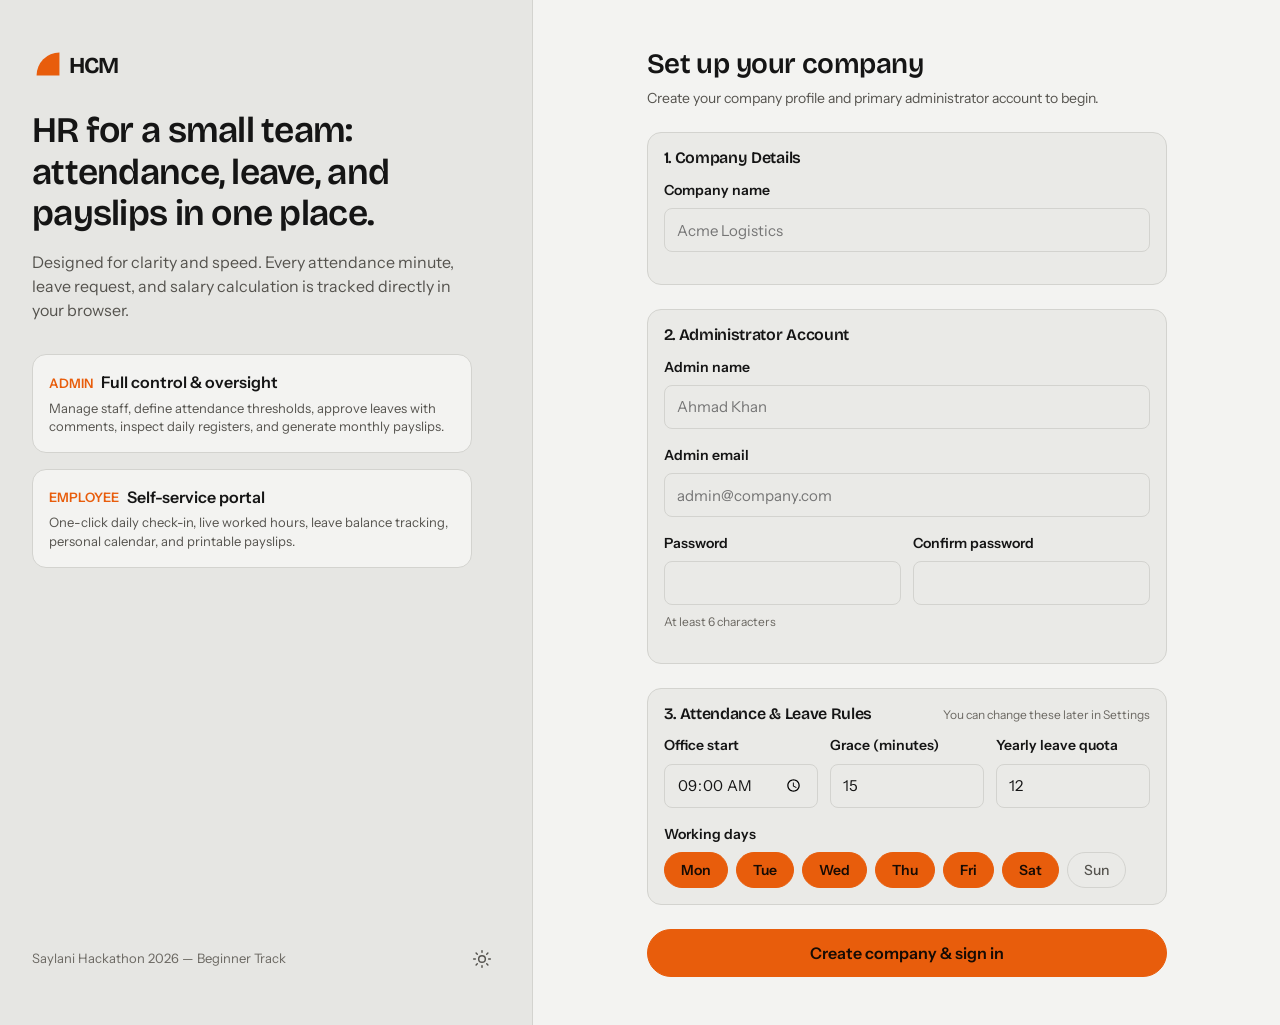
<file: index.html>
<!doctype html>
<html lang="en">
<head>
  <meta charset="utf-8">
  <meta name="viewport" content="width=device-width, initial-scale=1">
  <title>HCM — Sign In & Setup</title>
  <script src="js/theme-boot.js"></script>
  <link rel="preconnect" href="https://fonts.googleapis.com">
  <link rel="preconnect" href="https://fonts.gstatic.com" crossorigin>
  <link rel="stylesheet" href="https://fonts.googleapis.com/css2?family=Bricolage+Grotesque:opsz,wght@12..96,400..700&family=Instrument+Sans:wght@400..700&family=JetBrains+Mono:wght@400;500&display=swap">
  <link rel="stylesheet" href="css/style.css">
</head>
<body>
  <a class="skip-link" href="#main">Skip to content</a>
  <main id="main" class="split-page">
    <div class="split-intro">
      <div>
        <div id="intro-brand" style="margin-bottom: var(--s-5);"></div>
        <h1 style="font-size: 2.25rem; margin-bottom: var(--s-4); max-width: 440px;">HR for a small team: attendance, leave, and payslips in one place.</h1>
        <p style="color: var(--text-2); font-size: 1rem; line-height: 1.5; max-width: 440px; margin-bottom: var(--s-6);">
          Designed for clarity and speed. Every attendance minute, leave request, and salary calculation is tracked directly in your browser.
        </p>

        <div style="display: flex; flex-direction: column; gap: var(--s-4); max-width: 440px;">
          <div style="background: var(--surface); border: 1px solid var(--line); border-radius: var(--r-md); padding: var(--s-4);">
            <div style="display: flex; align-items: center; gap: var(--s-2); font-weight: 600; margin-bottom: var(--s-1);">
              <span style="color: var(--accent); font-size: 0.8125rem;">ADMIN</span>
              <span>Full control & oversight</span>
            </div>
            <p style="font-size: 0.8125rem; color: var(--text-2);">
              Manage staff, define attendance thresholds, approve leaves with comments, inspect daily registers, and generate monthly payslips.
            </p>
          </div>

          <div style="background: var(--surface); border: 1px solid var(--line); border-radius: var(--r-md); padding: var(--s-4);">
            <div style="display: flex; align-items: center; gap: var(--s-2); font-weight: 600; margin-bottom: var(--s-1);">
              <span style="color: var(--accent); font-size: 0.8125rem;">EMPLOYEE</span>
              <span>Self-service portal</span>
            </div>
            <p style="font-size: 0.8125rem; color: var(--text-2);">
              One-click daily check-in, live worked hours, leave balance tracking, personal calendar, and printable payslips.
            </p>
          </div>
        </div>
      </div>

      <div style="margin-top: var(--s-6); display: flex; align-items: center; justify-content: space-between; font-size: 0.8125rem; color: var(--text-3);">
        <span>Saylani Hackathon 2026 — Beginner Track</span>
        <button type="button" class="icon-btn theme-toggle-btn" aria-label="Toggle theme" id="intro-theme-toggle"></button>
      </div>
    </div>

    <div class="split-form-col">
      <div id="auth-container" class="auth-box"></div>
    </div>
  </main>

  <div id="toast-root" aria-live="polite"></div>
  <div id="modal-root"></div>

  <script src="js/icons.js"></script>
  <script src="js/storage.js"></script>
  <script src="js/utils.js"></script>
  <script src="js/company.js"></script>
  <script src="js/auth.js"></script>
  <script src="js/pages/index.js"></script>
</body>
</html>
</file>
<file: css/style.css>
/* HCM — Design System & Master Stylesheet */
/* Strict adherence to DESIGN.md tokens, components, layouts, anti-slop rules */

:root {
  color-scheme: light;
  /* surfaces */
  --bg: #e6e6e3;
  --surface: #f3f3f1;
  --surface-2: #eaeae7;
  --surface-3: #ddddd9;
  --line: #d3d3cf;
  /* text */
  --text: #151515;
  --text-2: #55534e;
  --text-3: #6b6862;
  /* accent family */
  --accent: #e85d0c;
  --on-accent: #160b04;
  --accent-text: #b8460a;
  --peach: #f6b38e;
  --cream: #fbe5c6;
  --rose: #e3a1a9;
  /* status */
  --st-present: var(--accent);
  --st-late: var(--rose);
  --st-half: var(--peach);
  --st-leave: var(--cream);
  --st-absent-line: var(--text-3);
  --ok: #2f6b2c;
  --ok-bg: #dce9d6;
  --danger: #a8281f;
  --danger-bg: #f3d9d6;
  /* inverted card */
  --inv-bg: #161616;
  --inv-text: #f2f0ec;
  --inv-text-2: #a9a49c;
  --inv-line: #2e2e2e;
  /* heat ramp */
  --heat-0: #dcdcd8;
  --heat-1: #fbe5c6;
  --heat-2: #f6b38e;
  --heat-3: #e85d0c;
  --heat-4: #a83c06;
  /* shape */
  --r-sm: 8px;
  --r-md: 14px;
  --r-lg: 22px;
  --r-pill: 999px;
  --shadow-float: 0 12px 32px rgb(20 20 20 / 0.14);
  --shadow-subtle:
    0 2px 10px -2px rgba(20, 20, 20, 0.06),
    0 1px 3px -1px rgba(20, 20, 20, 0.04);
  --shadow-nav:
    0 4px 20px -2px rgba(20, 20, 20, 0.08),
    0 2px 6px -1px rgba(20, 20, 20, 0.04);
  /* space (4px base) */
  --s-1: 4px;
  --s-2: 8px;
  --s-3: 12px;
  --s-4: 16px;
  --s-5: 24px;
  --s-6: 32px;
  --s-7: 48px;
  /* type */
  --font-display: "Bricolage Grotesque", "Helvetica Neue", Arial, sans-serif;
  --font-body: "Instrument Sans", "Helvetica Neue", Arial, sans-serif;
  --font-mono: "JetBrains Mono", ui-monospace, Menlo, Consolas, monospace;
  /* motion */
  --ease: cubic-bezier(0.2, 0.7, 0.2, 1);
  --t-fast: 120ms;
  --t-med: 220ms;
}

:root[data-theme="dark"] {
  color-scheme: dark;
  --bg: #101010;
  --surface: #1a1a1a;
  --surface-2: #232323;
  --surface-3: #2c2c2c;
  --line: #2e2e2e;
  --text: #f2f0ec;
  --text-2: #b4afa7;
  --text-3: #8a857e;
  --accent: #ec6410;
  --accent-text: #ff8a4c;
  --ok: #8fd08a;
  --ok-bg: #22341f;
  --danger: #ff8f86;
  --danger-bg: #3a1f1c;
  --inv-bg: #0a0a0a;
  --inv-text: #f2f0ec;
  --inv-text-2: #a9a49c;
  --inv-line: #2e2e2e;
  --heat-0: #1f1f1f;
  --heat-4: #ff8a4c;
  --shadow-float: 0 12px 32px rgb(0 0 0 / 0.5);
  --shadow-subtle:
    0 2px 10px -2px rgba(0, 0, 0, 0.4), 0 1px 3px -1px rgba(0, 0, 0, 0.25);
  --shadow-nav:
    0 4px 20px -2px rgba(0, 0, 0, 0.6), 0 2px 6px -1px rgba(0, 0, 0, 0.35);
}

/* Base reset */
*,
*::before,
*::after {
  box-sizing: border-box;
  margin: 0;
  padding: 0;
}

html {
  font-size: 16px;
  -webkit-text-size-adjust: 100%;
  scroll-behavior: smooth;
}

body {
  font-family: var(--font-body);
  background-color: var(--bg);
  color: var(--text);
  line-height: 1.45;
  min-height: 100vh;
  display: flex;
  flex-direction: column;
  transition:
    background-color var(--t-fast) var(--ease),
    color var(--t-fast) var(--ease);
}

/* Accessibility skip link */
.skip-link {
  position: absolute;
  top: -100px;
  left: var(--s-4);
  background: var(--text);
  color: var(--bg);
  padding: var(--s-2) var(--s-4);
  border-radius: var(--r-pill);
  z-index: 9999;
  text-decoration: none;
  font-weight: 600;
  font-size: 0.875rem;
}
.skip-link:focus {
  top: var(--s-4);
}

/* Typography styles */
h1,
h2,
h3,
h4,
.font-display {
  font-family: var(--font-display);
  font-weight: 600;
  line-height: 1.15;
  letter-spacing: -0.02em;
}

h1 {
  font-size: 2rem;
}
h2 {
  font-size: 1.25rem;
}
h3 {
  font-size: 1.125rem;
}

p,
span,
label,
input,
button,
select,
textarea {
  font-family: var(--font-body);
}

.tabular-nums {
  font-variant-numeric: tabular-nums;
}

.font-mono {
  font-family: var(--font-mono);
  font-variant-numeric: tabular-nums;
}

/* Floating Top Shell / Nav */
.shell-header {
  position: sticky;
  top: var(--s-4);
  z-index: 100;
  width: 100%;
  max-width: 1320px;
  margin: var(--s-4) auto var(--s-3);
  padding: 0 var(--s-5);
  pointer-events: none;
}

.nav-pill {
  pointer-events: auto;
  background: var(--surface);
  border: 1px solid var(--line);
  border-radius: var(--r-pill);
  padding: var(--s-2) var(--s-4);
  display: flex;
  align-items: center;
  justify-content: space-between;
  gap: var(--s-4);
  box-shadow: var(--shadow-nav);
  backdrop-filter: none;
}

.brand {
  display: flex;
  align-items: center;
  gap: var(--s-2);
  text-decoration: none;
  color: var(--text);
  font-family: var(--font-display);
  font-weight: 700;
  font-size: 1.25rem;
  letter-spacing: -0.03em;
}

.brand-glyph {
  width: 24px;
  height: 24px;
  display: inline-block;
  color: var(--accent);
}

.nav-links {
  display: flex;
  align-items: center;
  gap: var(--s-1);
  list-style: none;
}

.nav-link {
  display: inline-flex;
  align-items: center;
  gap: var(--s-2);
  padding: var(--s-2) var(--s-4);
  border-radius: var(--r-pill);
  color: var(--text-2);
  text-decoration: none;
  font-size: 0.875rem;
  font-weight: 500;
  transition:
    color var(--t-fast) var(--ease),
    background var(--t-fast) var(--ease);
}

.nav-link:hover {
  color: var(--text);
  background: var(--surface-2);
}

.nav-link.active {
  color: var(--accent-text);
  background: var(--cream);
  font-weight: 600;
}
:root[data-theme="dark"] .nav-link.active {
  background: var(--surface-3);
  color: var(--accent-text);
}

.nav-badge {
  display: inline-flex;
  align-items: center;
  justify-content: center;
  min-width: 18px;
  height: 18px;
  padding: 0 5px;
  background: var(--accent);
  color: var(--on-accent);
  border-radius: var(--r-pill);
  font-size: 0.75rem;
  font-weight: 700;
  line-height: 1;
}

.nav-actions {
  display: flex;
  align-items: center;
  gap: var(--s-2);
}

/* Icon Buttons in Nav */
.icon-btn {
  background: transparent;
  border: 1px solid transparent;
  color: var(--text-2);
  width: 36px;
  height: 36px;
  border-radius: var(--r-pill);
  display: inline-flex;
  align-items: center;
  justify-content: center;
  cursor: pointer;
  position: relative;
  transition:
    background var(--t-fast) var(--ease),
    color var(--t-fast) var(--ease);
}

.icon-btn:hover {
  background: var(--surface-2);
  color: var(--text);
}

.icon-btn:focus-visible {
  outline: 2px solid var(--accent);
  outline-offset: 2px;
}

.icon-badge-dot {
  position: absolute;
  top: 6px;
  right: 6px;
  width: 8px;
  height: 8px;
  background: var(--accent);
  border-radius: 50%;
}

/* Avatar button */
.avatar-btn {
  background: var(--surface-3);
  color: var(--text);
  border: 1px solid var(--line);
  width: 36px;
  height: 36px;
  border-radius: 50%;
  font-weight: 600;
  font-size: 0.8125rem;
  display: inline-flex;
  align-items: center;
  justify-content: center;
  cursor: pointer;
  text-transform: uppercase;
}

.avatar-btn:focus-visible {
  outline: 2px solid var(--accent);
  outline-offset: 2px;
}

/* Avatar menu popup */
.menu-dropdown {
  position: absolute;
  top: 100%;
  right: 0;
  margin-top: var(--s-2);
  background: var(--surface);
  border: 1px solid var(--line);
  border-radius: var(--r-md);
  box-shadow: var(--shadow-float);
  min-width: 200px;
  padding: var(--s-2);
  display: none;
  flex-direction: column;
  gap: var(--s-1);
  z-index: 200;
}
.menu-dropdown.open {
  display: flex;
}
.menu-item {
  display: flex;
  align-items: center;
  gap: var(--s-3);
  width: 100%;
  padding: var(--s-2) var(--s-3);
  background: transparent;
  border: none;
  border-radius: var(--r-sm);
  color: var(--text);
  font-size: 0.875rem;
  text-align: left;
  cursor: pointer;
}
.menu-item:hover {
  background: var(--surface-2);
}
.menu-divider {
  height: 1px;
  background: var(--line);
  margin: var(--s-1) 0;
}
.menu-header {
  padding: var(--s-2) var(--s-3);
  font-size: 0.75rem;
  color: var(--text-3);
}
.menu-header-name {
  font-weight: 600;
  color: var(--text);
  font-size: 0.875rem;
}

/* Mobile Bottom Tab Bar */
.bottom-tab-bar {
  display: none;
  position: fixed;
  bottom: 0;
  left: 0;
  right: 0;
  height: 56px;
  background: var(--surface);
  border-top: 1px solid var(--line);
  z-index: 100;
  align-items: center;
  justify-content: space-around;
  padding: 0 var(--s-2);
}

.tab-link {
  display: flex;
  flex-direction: column;
  align-items: center;
  justify-content: center;
  gap: 2px;
  color: var(--text-3);
  text-decoration: none;
  font-size: 0.6875rem;
  font-weight: 500;
  padding: var(--s-1) var(--s-2);
  border-radius: var(--r-sm);
  min-width: 48px;
}
.tab-link svg {
  width: 22px;
  height: 22px;
}
.tab-link.active {
  color: var(--accent-text);
  font-weight: 600;
}

/* Layout container */
.container {
  width: 100%;
  max-width: 1320px;
  margin: 0 auto;
  padding: var(--s-5);
  flex: 1;
}

/* Page header */
.page-header {
  display: flex;
  align-items: center;
  justify-content: space-between;
  margin-bottom: var(--s-5);
  flex-wrap: wrap;
  gap: var(--s-3);
}

.page-title-group {
  display: flex;
  align-items: baseline;
  gap: var(--s-3);
}

.page-subtitle {
  color: var(--text-2);
  font-size: 0.875rem;
}

.header-actions {
  display: flex;
  align-items: center;
  gap: var(--s-3);
  flex-wrap: wrap;
}

/* Grid Layouts */
.grid-dashboard {
  display: grid;
  grid-template-columns: 9fr 3fr;
  gap: var(--s-4);
}

.grid-employee {
  display: grid;
  grid-template-columns: 8fr 4fr;
  gap: var(--s-4);
}

.dashboard-main {
  display: flex;
  flex-direction: column;
  gap: var(--s-4);
}

.dashboard-rail {
  display: flex;
  flex-direction: column;
  gap: var(--s-4);
}

/* Stat row cards */
.stat-grid-4 {
  display: grid;
  grid-template-columns: 1.3fr 1fr 1fr 1fr;
  gap: var(--s-4);
}

/* Cards */
.card {
  background: var(--surface);
  border: 1px solid var(--line);
  border-radius: var(--r-lg);
  padding: var(--s-5);
  display: flex;
  flex-direction: column;
  box-shadow: var(--shadow-subtle);
}

.card-hero-accent {
  background: var(--accent);
  color: var(--on-accent);
  border: 1px solid var(--accent);
}
.card-hero-accent .stat-label {
  color: var(--on-accent);
  opacity: 0.85;
}
.card-hero-accent .stat-value {
  color: var(--on-accent);
}

.card-inverted {
  background: var(--inv-bg);
  color: var(--inv-text);
  border: 1px solid var(--inv-line);
}
.card-inverted .card-title {
  color: var(--inv-text);
}
.card-inverted .card-subtitle {
  color: var(--inv-text-2);
}

.card-header {
  display: flex;
  align-items: center;
  justify-content: space-between;
  margin-bottom: var(--s-4);
  gap: var(--s-3);
}

.card-title {
  font-size: 1.125rem;
  font-weight: 600;
  color: var(--text);
}

.card-subtitle {
  font-size: 0.8125rem;
  color: var(--text-2);
}

/* Stat displays */
.stat-label {
  font-size: 0.875rem;
  color: var(--text-2);
  margin-bottom: var(--s-2);
}

.stat-value {
  font-family: var(--font-display);
  font-size: 1.75rem;
  font-weight: 500;
  line-height: 1.1;
  letter-spacing: -0.02em;
}

.stat-value-hero {
  font-size: 2.5rem;
}

/* Buttons */
.btn {
  display: inline-flex;
  align-items: center;
  justify-content: center;
  gap: var(--s-2);
  padding: 0 var(--s-5);
  height: 40px;
  border-radius: var(--r-pill);
  font-size: 0.875rem;
  font-weight: 600;
  text-decoration: none;
  cursor: pointer;
  border: 1px solid transparent;
  transition: all var(--t-fast) var(--ease);
  white-space: nowrap;
}

.btn:focus-visible {
  outline: 2px solid var(--accent);
  outline-offset: 2px;
}

.btn:disabled {
  opacity: 0.45;
  cursor: not-allowed;
  pointer-events: none;
}

.btn-primary {
  background: var(--accent);
  color: var(--on-accent);
  border-color: var(--accent);
}
.btn-primary:hover {
  filter: brightness(0.95);
}

.btn-secondary {
  background: transparent;
  border-color: var(--line);
  color: var(--text);
}
.btn-secondary:hover {
  background: var(--surface-2);
}

.btn-ghost {
  background: transparent;
  border-color: transparent;
  color: var(--text-2);
  padding: 0 var(--s-3);
}
.btn-ghost:hover {
  background: var(--surface-2);
  color: var(--text);
}

.btn-danger {
  background: var(--danger-bg);
  color: var(--danger);
  border-color: transparent;
}
.btn-danger:hover {
  filter: brightness(0.95);
}

.btn-sm {
  height: 32px;
  padding: 0 var(--s-3);
  font-size: 0.8125rem;
}

.btn-hero-check {
  height: 52px;
  font-size: 1.125rem;
  padding: 0 var(--s-6);
  background: var(--on-accent);
  color: var(--surface);
  border-color: var(--on-accent);
}
.btn-hero-check:hover {
  opacity: 0.9;
}

/* Inputs & Form Groups */
.form-group {
  display: flex;
  flex-direction: column;
  gap: var(--s-2);
  margin-bottom: var(--s-4);
  position: relative;
}

.form-label {
  font-size: 0.875rem;
  font-weight: 600;
  color: var(--text);
  display: flex;
  align-items: center;
  justify-content: space-between;
}

.form-hint {
  font-size: 0.75rem;
  color: var(--text-3);
}

.form-control {
  height: 44px;
  background: var(--surface-2);
  border: 1px solid var(--line);
  border-radius: var(--r-sm);
  padding: 0 var(--s-3);
  color: var(--text);
  font-size: 0.9375rem;
  width: 100%;
  transition:
    border-color var(--t-fast) var(--ease),
    outline var(--t-fast) var(--ease);
}

.form-control:focus {
  outline: 2px solid var(--accent);
  outline-offset: 2px;
  border-color: var(--accent);
}

.form-control[aria-invalid="true"] {
  border-color: var(--danger);
}

textarea.form-control {
  height: auto;
  min-height: 80px;
  padding: var(--s-3);
  resize: vertical;
}

/* Inline Field Errors */
.field-error {
  display: none;
  align-items: center;
  gap: var(--s-1);
  color: var(--danger);
  font-size: 0.8125rem;
  margin-top: var(--s-1);
}
.field-error.active {
  display: flex;
}
.field-error svg {
  flex-shrink: 0;
  width: 14px;
  height: 14px;
}

/* Select Pill */
.select-pill {
  height: 38px;
  background: var(--surface-2);
  border: 1px solid var(--line);
  border-radius: var(--r-pill);
  padding: 0 var(--s-4);
  color: var(--text);
  font-size: 0.875rem;
  font-weight: 500;
  cursor: pointer;
  appearance: none;
  background-image: url("data:image/svg+xml,%3Csvg xmlns='http://www.w3.org/2000/svg' width='16' height='16' viewBox='0 0 24 24' fill='none' stroke='%2355534E' stroke-width='2' stroke-linecap='round' stroke-linejoin='round'%3E%3Cpath d='m6 9 6 6 6-6'/%3E%3C/svg%3E");
  background-repeat: no-repeat;
  background-position: right 12px center;
  padding-right: 36px;
}
.select-pill:focus-visible {
  outline: 2px solid var(--accent);
  outline-offset: 2px;
}

/* Status Chips */
.chip {
  display: inline-flex;
  align-items: center;
  gap: 6px;
  padding: 3px 10px;
  border-radius: var(--r-pill);
  font-size: 0.78125rem;
  font-weight: 500;
  white-space: nowrap;
}
.chip svg {
  width: 12px;
  height: 12px;
}

.chip-present {
  background: var(--peach);
  color: var(--on-accent);
}
.chip-on-time {
  background: var(--ok-bg);
  color: var(--ok);
}
.chip-late {
  background: var(--rose);
  color: var(--on-accent);
}
.chip-half {
  background: var(--peach);
  color: var(--on-accent);
}
.chip-leave {
  background: var(--cream);
  color: var(--on-accent);
  border: 1px solid var(--line);
}
.chip-absent {
  background: var(--surface-3);
  color: var(--text-3);
}
.chip-off {
  background: var(--surface-2);
  color: var(--text-2);
  border: 1px dashed var(--line);
}
.chip-pending {
  background: var(--cream);
  color: var(--accent-text);
}
.chip-approved {
  background: var(--ok-bg);
  color: var(--ok);
}
.chip-rejected {
  background: var(--danger-bg);
  color: var(--danger);
}

/* Tables */
.table-wrapper {
  background: var(--surface);
  border: 1px solid var(--line);
  border-radius: var(--r-md);
  overflow-x: auto;
  max-width: 100%;
  box-shadow: var(--shadow-subtle);
}

/* Fully rounded pill search input */
.search-pill {
  border-radius: var(--r-pill) !important;
  height: 40px !important;
  padding-left: 40px !important;
  border: 1.5px solid var(--line) !important;
  background: var(--surface-2) !important;
}
.search-pill:focus {
  background: var(--surface) !important;
  border-color: var(--accent) !important;
}

.data-table {
  width: 100%;
  border-collapse: collapse;
  text-align: left;
  font-size: 0.875rem;
}

.data-table th {
  padding: var(--s-3) var(--s-4);
  font-weight: 600;
  color: var(--text-2);
  border-bottom: 1px solid var(--line);
  background: var(--surface-2);
  white-space: nowrap;
}

.data-table td {
  padding: var(--s-3) var(--s-4);
  border-bottom: 1px solid var(--line);
  color: var(--text);
  height: 54px;
}

.data-table tr:last-child td {
  border-bottom: none;
}

.data-table .text-right {
  text-align: right;
}

/* User avatar cell */
.user-cell {
  display: flex;
  align-items: center;
  gap: var(--s-3);
}
.user-avatar-sm {
  width: 32px;
  height: 32px;
  border-radius: 50%;
  background: var(--surface-3);
  color: var(--text);
  font-size: 0.75rem;
  font-weight: 600;
  display: flex;
  align-items: center;
  justify-content: center;
  text-transform: uppercase;
}
.user-meta-name {
  font-weight: 600;
  color: var(--text);
}
.user-meta-email {
  font-size: 0.75rem;
  color: var(--text-3);
}

/* Segmented Bar ("Today at a glance") */
.segmented-bar-track {
  width: 100%;
  height: 18px;
  background: var(--surface-2);
  border-radius: var(--r-pill);
  display: flex;
  overflow: hidden;
  margin: var(--s-3) 0 var(--s-2);
}

.segmented-bar-part {
  height: 100%;
  transition: width var(--t-med) var(--ease);
}
.part-on-time {
  background: var(--accent);
}
.part-late {
  background: var(--rose);
}
.part-leave {
  background: var(--cream);
}
.part-not-in {
  background: var(--surface-3);
}

.segmented-legend {
  display: flex;
  align-items: center;
  gap: var(--s-4);
  flex-wrap: wrap;
  font-size: 0.8125rem;
  color: var(--text-2);
  margin-top: var(--s-2);
}

.legend-item {
  display: flex;
  align-items: center;
  gap: 6px;
}
.legend-dot {
  width: 10px;
  height: 10px;
  border-radius: 50%;
}

/* Presence Heatmap */
.heatmap-container {
  overflow-x: auto;
  padding-bottom: var(--s-2);
}
.heatmap-grid {
  display: grid;
  gap: 4px;
}
.heat-cell {
  width: 28px;
  height: 28px;
  border-radius: var(--r-sm);
  cursor: pointer;
  display: inline-block;
  transition: transform var(--t-fast) var(--ease);
}
.heat-cell:focus-visible {
  outline: 2px solid var(--accent);
}
.heat-0 {
  background: var(--heat-0);
}
.heat-1 {
  background: var(--heat-1);
}
.heat-2 {
  background: var(--heat-2);
}
.heat-3 {
  background: var(--heat-3);
}
.heat-4 {
  background: var(--heat-4);
}

/* Timeline Card */
.timeline-track-wrap {
  position: relative;
  height: 50px;
  background: var(--surface-2);
  border-radius: var(--r-md);
  margin-top: var(--s-3);
  overflow: hidden;
}
.timeline-office-pill {
  position: absolute;
  top: 10px;
  background: var(--accent);
  color: var(--on-accent);
  font-size: 0.6875rem;
  font-weight: 700;
  padding: 2px 8px;
  border-radius: var(--r-pill);
  transform: translateX(-50%);
  z-index: 2;
  white-space: nowrap;
}
.timeline-grace-band {
  position: absolute;
  top: 0;
  bottom: 0;
  background: var(--cream);
  opacity: 0.5;
  z-index: 1;
}
.timeline-dot {
  position: absolute;
  bottom: 8px;
  width: 10px;
  height: 10px;
  border-radius: 50%;
  background: var(--accent);
  transform: translateX(-50%);
  z-index: 3;
}
.timeline-dot.late {
  background: var(--rose);
}

/* Smart Helper Chat Widget */
.chat-widget {
  display: flex;
  flex-direction: column;
  gap: var(--s-3);
  background: var(--surface);
  border: 1px solid var(--line);
  border-radius: var(--r-lg);
  padding: var(--s-5);
}
.chat-messages {
  display: flex;
  flex-direction: column;
  gap: var(--s-3);
  max-height: 280px;
  overflow-y: auto;
  padding-right: var(--s-2);
}
.chat-msg {
  max-width: 85%;
  padding: var(--s-2) var(--s-4);
  border-radius: var(--r-md);
  font-size: 0.875rem;
  line-height: 1.4;
}
.chat-msg-user {
  align-self: flex-end;
  background: var(--accent);
  color: var(--on-accent);
  border-bottom-right-radius: 2px;
}
.chat-msg-helper {
  align-self: flex-start;
  background: var(--surface-2);
  color: var(--text);
  border: 1px solid var(--line);
  border-bottom-left-radius: 2px;
}
.chat-chips {
  display: flex;
  flex-wrap: wrap;
  gap: var(--s-1);
}
.chat-chip {
  background: var(--surface-2);
  border: 1px solid var(--line);
  border-radius: var(--r-pill);
  padding: var(--s-1) var(--s-3);
  font-size: 0.75rem;
  color: var(--text-2);
  cursor: pointer;
}
.chat-chip:hover {
  background: var(--surface-3);
  color: var(--text);
}
.chat-input-row {
  display: flex;
  gap: var(--s-2);
}

/* Month calendar (Employee) */
.calendar-grid {
  display: grid;
  grid-template-columns: repeat(7, 1fr);
  gap: 4px;
}
.calendar-header-day {
  text-align: center;
  font-size: 0.75rem;
  font-weight: 600;
  color: var(--text-3);
  padding: var(--s-1) 0;
}
.calendar-day-cell {
  aspect-ratio: 1;
  border-radius: var(--r-sm);
  display: flex;
  flex-direction: column;
  align-items: center;
  justify-content: center;
  font-size: 0.75rem;
  border: 1px solid var(--line);
  background: var(--surface-2);
  position: relative;
  cursor: pointer;
}

/* Modals */
.modal-backdrop {
  position: fixed;
  inset: 0;
  background: rgb(0 0 0 / 0.5);
  display: flex;
  align-items: center;
  justify-content: center;
  padding: var(--s-4);
  z-index: 1000;
}
.modal-dialog {
  background: var(--surface);
  border: 1px solid var(--line);
  border-radius: var(--r-lg);
  box-shadow: var(--shadow-float);
  width: 100%;
  max-width: 520px;
  display: flex;
  flex-direction: column;
  overflow: hidden;
  max-height: 90vh;
}
.modal-header {
  display: flex;
  align-items: center;
  justify-content: space-between;
  padding: var(--s-4) var(--s-5);
  border-bottom: 1px solid var(--line);
}
.modal-body {
  padding: var(--s-5);
  overflow-y: auto;
}
.modal-actions {
  display: flex;
  align-items: center;
  justify-content: flex-end;
  gap: var(--s-3);
  padding: var(--s-4) var(--s-5);
  border-top: 1px solid var(--line);
  background: var(--surface-2);
}

/* Toast */
#toast-root {
  position: fixed;
  bottom: var(--s-5);
  left: 50%;
  transform: translateX(-50%);
  display: flex;
  flex-direction: column;
  gap: var(--s-2);
  z-index: 2000;
  pointer-events: none;
}
.toast {
  pointer-events: auto;
  background: var(--inv-bg);
  color: var(--inv-text);
  border: 1px solid var(--inv-line);
  padding: var(--s-3) var(--s-5);
  border-radius: var(--r-pill);
  font-size: 0.875rem;
  font-weight: 500;
  box-shadow: var(--shadow-float);
  display: flex;
  align-items: center;
  gap: var(--s-3);
  animation: toastIn var(--t-med) var(--ease);
}
.toast.toast-error {
  border-color: var(--danger);
}
.toast svg {
  width: 18px;
  height: 18px;
}

@keyframes toastIn {
  from {
    opacity: 0;
    transform: translateY(10px);
  }
  to {
    opacity: 1;
    transform: translateY(0);
  }
}

/* Empty State */
.empty-state {
  text-align: center;
  padding: var(--s-7) var(--s-4);
  display: flex;
  flex-direction: column;
  align-items: center;
  gap: var(--s-2);
}
.empty-state-title {
  font-size: 1.125rem;
  font-weight: 600;
  color: var(--text);
}
.empty-state-text {
  font-size: 0.875rem;
  color: var(--text-2);
  max-width: 360px;
  margin-bottom: var(--s-3);
}

/* Segmented Tabs (Leaves, Payslip) */
.tabs-pill {
  display: inline-flex;
  background: var(--surface-2);
  border: 1px solid var(--line);
  border-radius: var(--r-pill);
  padding: 3px;
  gap: 2px;
}
.tab-btn {
  background: transparent;
  border: none;
  border-radius: var(--r-pill);
  padding: var(--s-2) var(--s-4);
  font-size: 0.875rem;
  font-weight: 500;
  color: var(--text-2);
  cursor: pointer;
  transition: all var(--t-fast) var(--ease);
}
.tab-btn:hover {
  color: var(--text);
}
.tab-btn.active {
  background: var(--surface);
  color: var(--text);
  box-shadow: 0 1px 3px rgb(0 0 0 / 0.08);
  font-weight: 600;
}

/* Split Login / Setup layout */
.split-page {
  display: grid;
  grid-template-columns: 5fr 7fr;
  min-height: 100vh;
}
.split-intro {
  background: var(--bg);
  padding: var(--s-7) var(--s-6);
  display: flex;
  flex-direction: column;
  justify-content: space-between;
  border-right: 1px solid var(--line);
}
.split-form-col {
  background: var(--surface);
  padding: var(--s-7) var(--s-6);
  display: flex;
  flex-direction: column;
  justify-content: center;
  overflow-y: auto;
}
.auth-box {
  width: 100%;
  max-width: 520px;
  margin: 0 auto;
}

/* Live clock display */
.live-clock {
  font-family: var(--font-display);
  font-size: 3.5rem;
  font-weight: 500;
  line-height: 1;
  letter-spacing: -0.03em;
  margin: var(--s-3) 0 var(--s-1);
}

/* Printable Payslip Container (Paper-like) */
.payslip-paper {
  background: #ffffff;
  color: #111111;
  border: 1px solid var(--line);
  border-radius: var(--r-md);
  padding: var(--s-6);
  max-width: 760px;
  margin: 0 auto;
  box-shadow: var(--shadow-float);
}
:root[data-theme="dark"] .payslip-paper {
  /* Payslip stays paper-like black on white as required by DESIGN §6 */
  background: #ffffff;
  color: #111111;
}
.payslip-grid {
  display: grid;
  grid-template-columns: 1fr 1fr;
  gap: var(--s-4);
  margin: var(--s-5) 0;
}
.payslip-row {
  display: flex;
  justify-content: space-between;
  padding: var(--s-2) 0;
  border-bottom: 1px solid #e5e5e5;
  font-size: 0.9375rem;
}
.payslip-net-box {
  background: #f8f8f8;
  border: 1px solid #e5e5e5;
  border-radius: var(--r-sm);
  padding: var(--s-4);
  display: flex;
  justify-content: space-between;
  align-items: baseline;
  margin-top: var(--s-4);
}
.payslip-net-amount {
  font-family: var(--font-mono);
  font-size: 1.5rem;
  font-weight: 700;
  color: #000000;
}

/* Working Days Pills (Settings) */
.day-pill-group {
  display: flex;
  flex-wrap: wrap;
  gap: var(--s-2);
}
.day-pill {
  padding: var(--s-2) var(--s-4);
  border-radius: var(--r-pill);
  border: 1px solid var(--line);
  background: var(--surface-2);
  color: var(--text-2);
  font-size: 0.875rem;
  font-weight: 500;
  cursor: pointer;
  transition: all var(--t-fast) var(--ease);
}
.day-pill.active {
  background: var(--accent);
  color: var(--on-accent);
  border-color: var(--accent);
  font-weight: 600;
}

/* Settings Page Enhanced Layout */
/* Settings Page — Centered, Balanced Layout */
.settings-page {
  max-width: 1160px;
  width: 100%;
}

.settings-layout {
  display: grid;
  grid-template-columns: repeat(2, minmax(0, 1fr));
  align-items: start;
  gap: var(--s-5);
  width: 100%;
  max-width: none;
}

/* Company profile and reset span the full grid */
.settings-layout > .settings-card:first-child,
.settings-layout > .settings-card:last-child {
  grid-column: 1 / -1;
}

/* Settings cards */
.settings-card {
  min-width: 0;
  padding: var(--s-6) !important;
  border-radius: var(--r-lg);
  background: var(--surface);
  border: 1px solid var(--line);
  box-shadow: var(--shadow-subtle);
  transition:
    border-color var(--t-fast) var(--ease),
    box-shadow var(--t-fast) var(--ease);
}

.settings-card .card-header {
  border-bottom: 1px solid var(--line);
  padding-bottom: var(--s-3);
  margin-bottom: var(--s-4);
}

.settings-card .form-control {
  background: var(--surface-2);
  border: 1.5px solid var(--line);
  border-radius: var(--r-sm);
  transition: all var(--t-fast) var(--ease);
}

.settings-card .form-control:focus {
  background: var(--surface);
  border-color: var(--accent);
}

.settings-actions {
  border-top: 1px solid var(--line);
  padding-top: var(--s-4);
  margin-top: var(--s-5);
  display: flex;
  justify-content: flex-end;
  align-items: center;
  gap: var(--s-3);
}

/* Helper Chat Component */
.helper-card {
  display: flex;
  flex-direction: column;
  gap: var(--s-3);
}
.helper-caption {
  font-size: 0.75rem;
  color: var(--text-3);
  margin-top: 2px;
}
.helper-log {
  display: flex;
  flex-direction: column;
  gap: var(--s-3);
  max-height: 280px;
  min-height: 120px;
  overflow-y: auto;
  padding: var(--s-3);
  background: var(--surface-2);
  border-radius: var(--r-md);
  border: 1px solid var(--line);
}
.helper-msg {
  display: flex;
  flex-direction: column;
  max-width: 88%;
  font-size: 0.875rem;
  line-height: 1.4;
  word-break: break-word;
}
.helper-msg.msg-user {
  align-self: flex-end;
  background: var(--surface-3);
  color: var(--text);
  padding: var(--s-2) var(--s-3);
  border-radius: var(--r-md) var(--r-md) 2px var(--r-md);
  font-weight: 500;
}
.helper-msg.msg-assistant {
  align-self: flex-start;
  background: var(--surface);
  color: var(--text);
  border: 1px solid var(--line);
  padding: var(--s-3);
  border-radius: var(--r-md) var(--r-md) var(--r-md) 2px;
}
.helper-msg-items {
  margin-top: var(--s-2);
  display: flex;
  flex-direction: column;
  gap: 4px;
  font-size: 0.8125rem;
  color: var(--text-2);
}
.helper-chips {
  display: flex;
  flex-wrap: wrap;
  gap: 6px;
}
.helper-chip-btn {
  background: var(--surface-2);
  border: 1px solid var(--line);
  color: var(--text-2);
  border-radius: var(--r-pill);
  padding: 4px 10px;
  font-size: 0.75rem;
  font-weight: 500;
  cursor: pointer;
  text-align: left;
  transition: all var(--t-fast) var(--ease);
}
.helper-chip-btn:hover {
  background: var(--surface-3);
  color: var(--text);
  border-color: var(--text-3);
}
.helper-form {
  display: flex;
  gap: var(--s-2);
  align-items: center;
}
.helper-input {
  flex: 1;
  height: 38px;
  padding: 0 var(--s-3);
  border-radius: var(--r-pill);
  background: var(--surface-2);
  border: 1px solid var(--line);
  color: var(--text);
  font-size: 0.875rem;
}
.helper-input:focus {
  outline: 2px solid var(--accent);
  outline-offset: 1px;
}
.helper-send-btn {
  height: 38px;
  width: 38px;
  min-width: 38px;
  border-radius: 50%;
  padding: 0;
  display: inline-flex;
  align-items: center;
  justify-content: center;
}

/* Presence Heatmap */
.heatmap-card {
  display: flex;
  flex-direction: column;
  gap: var(--s-3);
}
.heatmap-scroll {
  overflow-x: auto;
  padding-bottom: var(--s-2);
}
.heatmap-table {
  border-collapse: separate;
  border-spacing: 4px;
  font-size: 0.75rem;
}
.heatmap-th-date {
  font-family: var(--font-mono);
  font-weight: 500;
  color: var(--text-3);
  font-size: 0.6875rem;
  padding: 0 2px var(--s-1);
  text-align: center;
  white-space: nowrap;
}
.heatmap-td-dept {
  font-weight: 600;
  color: var(--text);
  padding-right: var(--s-3);
  white-space: nowrap;
  max-width: 140px;
  overflow: hidden;
  text-overflow: ellipsis;
}
.heat-cell {
  width: 26px;
  height: 26px;
  border-radius: var(--r-sm);
  display: inline-block;
  cursor: default;
  transition: transform var(--t-fast) var(--ease);
}
.heat-cell:hover {
  transform: scale(1.15);
  z-index: 2;
  position: relative;
}
.heat-0 {
  background: var(--heat-0);
}
.heat-1 {
  background: var(--heat-1);
}
.heat-2 {
  background: var(--heat-2);
}
.heat-3 {
  background: var(--heat-3);
}
.heat-4 {
  background: var(--heat-4);
}

.heatmap-legend {
  display: flex;
  align-items: center;
  gap: var(--s-2);
  font-size: 0.75rem;
  color: var(--text-2);
}
.heatmap-ramp {
  display: flex;
  gap: 3px;
}
.heatmap-ramp .heat-cell {
  width: 14px;
  height: 14px;
  border-radius: 2px;
}

/* Check-in Timeline */
.timeline-card {
  display: flex;
  flex-direction: column;
  gap: var(--s-3);
}
.timeline-track-wrap {
  position: relative;
  overflow-x: auto;
  padding: var(--s-5) 0 var(--s-3);
}
.timeline-track {
  position: relative;
  height: 90px;
  min-width: 500px;
  border-bottom: 2px solid var(--line);
}
.timeline-grace-band {
  position: absolute;
  top: 0;
  bottom: 0;
  background: rgba(232, 93, 12, 0.08);
  border-left: 1px dashed var(--accent);
  border-right: 1px dashed var(--accent);
  pointer-events: none;
}
.timeline-office-pill {
  position: absolute;
  top: -14px;
  background: var(--accent);
  color: var(--on-accent);
  font-size: 0.6875rem;
  font-weight: 700;
  padding: 2px 8px;
  border-radius: var(--r-pill);
  transform: translateX(-50%);
  white-space: nowrap;
}
.timeline-bucket {
  position: absolute;
  bottom: 4px;
  display: flex;
  flex-direction: column-reverse;
  align-items: center;
  gap: 3px;
  transform: translateX(-50%);
}
.timeline-dot {
  width: 10px;
  height: 10px;
  border-radius: 50%;
  background: var(--accent);
  cursor: pointer;
  transition: transform var(--t-fast) var(--ease);
}
.timeline-dot.dot-late {
  background: var(--rose);
}
.timeline-dot:hover {
  transform: scale(1.4);
}
.timeline-axis-label {
  position: absolute;
  bottom: -20px;
  transform: translateX(-50%);
  font-family: var(--font-mono);
  font-size: 0.6875rem;
  color: var(--text-3);
}

/* Month Calendar Grid (Employee) */
.calendar-card {
  display: flex;
  flex-direction: column;
  gap: var(--s-3);
}
.cal-grid {
  display: grid;
  grid-template-columns: repeat(7, 1fr);
  gap: 4px;
}
.cal-header-cell {
  text-align: center;
  font-family: var(--font-mono);
  font-size: 0.75rem;
  font-weight: 600;
  color: var(--text-2);
  padding: var(--s-1) 0;
}
.cal-day-cell {
  border: 1px solid var(--line);
  background: var(--surface);
  border-radius: var(--r-sm);
  min-height: 48px;
  padding: 4px;
  display: flex;
  flex-direction: column;
  justify-content: space-between;
  font-size: 0.75rem;
  transition: background var(--t-fast) var(--ease);
}
.cal-day-cell.day-empty {
  background: transparent;
  border-color: transparent;
}
.cal-day-cell.day-weekly-off {
  background: var(--surface-2);
  border-style: dotted;
}
.cal-day-num {
  font-family: var(--font-mono);
  font-weight: 600;
  color: var(--text-2);
}
.cal-day-badge {
  font-size: 0.6875rem;
  font-weight: 600;
  padding: 1px 4px;
  border-radius: 3px;
  align-self: flex-start;
  white-space: nowrap;
}
.cal-badge-present {
  background: var(--accent);
  color: var(--on-accent);
}
.cal-badge-late {
  background: var(--rose);
  color: #160b04;
}
.cal-badge-half {
  background: var(--peach);
  color: #160b04;
}
.cal-badge-leave {
  background: var(--cream);
  color: #160b04;
  border: 1px solid var(--line);
}
.cal-badge-absent {
  background: var(--surface-3);
  color: var(--text-3);
}
.cal-badge-extra {
  background: var(--accent-text);
  color: #fff;
}

/* Reduced motion preference */
@media (prefers-reduced-motion: reduce) {
  *,
  *::before,
  *::after {
    animation-duration: 0.01ms !important;
    animation-iteration-count: 1 !important;
    transition-duration: 0.01ms !important;
    scroll-behavior: auto !important;
  }
}

/* Responsive Breakpoints */
@media (max-width: 1100px) {
  .grid-dashboard,
  .grid-employee {
    grid-template-columns: 1fr;
  }
  .stat-grid-4 {
    grid-template-columns: repeat(2, 1fr);
  }
}

@media (max-width: 720px) {
  body {
    padding-bottom: 70px; /* space for fixed tab bar */
  }
  .nav-pill .nav-links {
    display: none; /* replaced by bottom tab bar */
  }
  .bottom-tab-bar {
    display: flex;
  }
  #toast-root {
    bottom: 76px;
  }
  .split-page {
    grid-template-columns: 1fr;
  }
  .split-intro {
    padding: var(--s-5);
  }
  .split-form-col {
    padding: var(--s-5);
  }
  .modal-dialog {
    border-bottom-left-radius: 0;
    border-bottom-right-radius: 0;
    margin-top: auto;
    max-height: 85vh;
  }
  .modal-backdrop {
    align-items: flex-end;
    padding: 0;
  }
  /* Mobile stacked table */
  .table-stacked-mobile thead {
    display: none;
  }
  .table-stacked-mobile,
  .table-stacked-mobile tbody,
  .table-stacked-mobile tr,
  .table-stacked-mobile td {
    display: block;
    width: 100%;
  }
  .table-stacked-mobile tr {
    margin-bottom: var(--s-3);
    border: 1px solid var(--line);
    border-radius: var(--r-md);
    background: var(--surface);
    padding: var(--s-3);
  }
  .table-stacked-mobile td {
    height: auto;
    border-bottom: 1px solid var(--line);
    padding: var(--s-2) 0;
    display: flex;
    justify-content: space-between;
    align-items: center;
  }
  .table-stacked-mobile td:last-child {
    border-bottom: none;
  }
  .table-stacked-mobile td::before {
    content: attr(data-label);
    font-weight: 600;
    color: var(--text-2);
    font-size: 0.8125rem;
  }
}

@media (max-width: 480px) {
  .stat-grid-4 {
    grid-template-columns: 1fr;
  }
  .payslip-grid {
    grid-template-columns: 1fr;
  }
  .page-header {
    flex-direction: column;
    align-items: flex-start;
  }
  .header-actions {
    width: 100%;
    justify-content: flex-start;
  }
}

*::-webkit-scrollbar {
  display: none;
  width: 0;
  height: 0;
}

/* Settings Page — Tablet and Mobile */
@media (max-width: 820px) {
  .settings-page {
    max-width: 760px;
  }

  .settings-layout {
    grid-template-columns: minmax(0, 1fr);
  }

  .settings-layout > .settings-card:first-child,
  .settings-layout > .settings-card:last-child {
    grid-column: auto;
  }
}

@media (max-width: 480px) {
  .settings-card {
    padding: var(--s-4) !important;
  }

  .settings-actions {
    flex-wrap: wrap;
  }

  #form-add-dept {
    flex-wrap: wrap;
  }

  #form-add-dept .btn {
    max-width: 100%;
  }
}
</file>
<file: css/print.css>
/* HCM — Print Stylesheet */
/* Clean A4 black-on-white formatting for payslips and month summary reports */

@media print {
  @page {
    size: A4;
    margin: 15mm 15mm 15mm 15mm;
  }

  *, *::before, *::after {
    background: transparent !important;
    color: #000000 !important;
    box-shadow: none !important;
    text-shadow: none !important;
  }

  body {
    background: #FFFFFF !important;
    color: #000000 !important;
    font-size: 11pt;
    line-height: 1.35;
    padding: 0 !important;
    margin: 0 !important;
  }

  /* Hide navigation, buttons, toast, modal, shell */
  #shell,
  .shell-header,
  .bottom-tab-bar,
  .skip-link,
  #toast-root,
  #modal-root,
  .header-actions,
  .btn,
  .no-print,
  .tabs-pill {
    display: none !important;
  }

  .container {
    max-width: 100% !important;
    padding: 0 !important;
    margin: 0 !important;
  }

  .payslip-paper {
    border: none !important;
    box-shadow: none !important;
    padding: 0 !important;
    margin: 0 !important;
    max-width: 100% !important;
  }

  .payslip-grid {
    display: grid !important;
    grid-template-columns: 1fr 1fr !important;
    gap: 12pt !important;
  }

  .payslip-row {
    border-bottom: 1pt solid #CCCCCC !important;
    padding: 4pt 0 !important;
  }

  .payslip-net-box {
    border: 1pt solid #000000 !important;
    padding: 8pt !important;
    margin-top: 12pt !important;
  }

  .table-wrapper {
    border: 1pt solid #CCCCCC !important;
    border-radius: 0 !important;
    overflow: visible !important;
  }

  .data-table {
    width: 100% !important;
    border-collapse: collapse !important;
  }

  .data-table th,
  .data-table td {
    border: 1pt solid #CCCCCC !important;
    padding: 4pt 6pt !important;
    font-size: 9pt !important;
  }

  .data-table tr {
    page-break-inside: avoid;
  }
}
</file>
